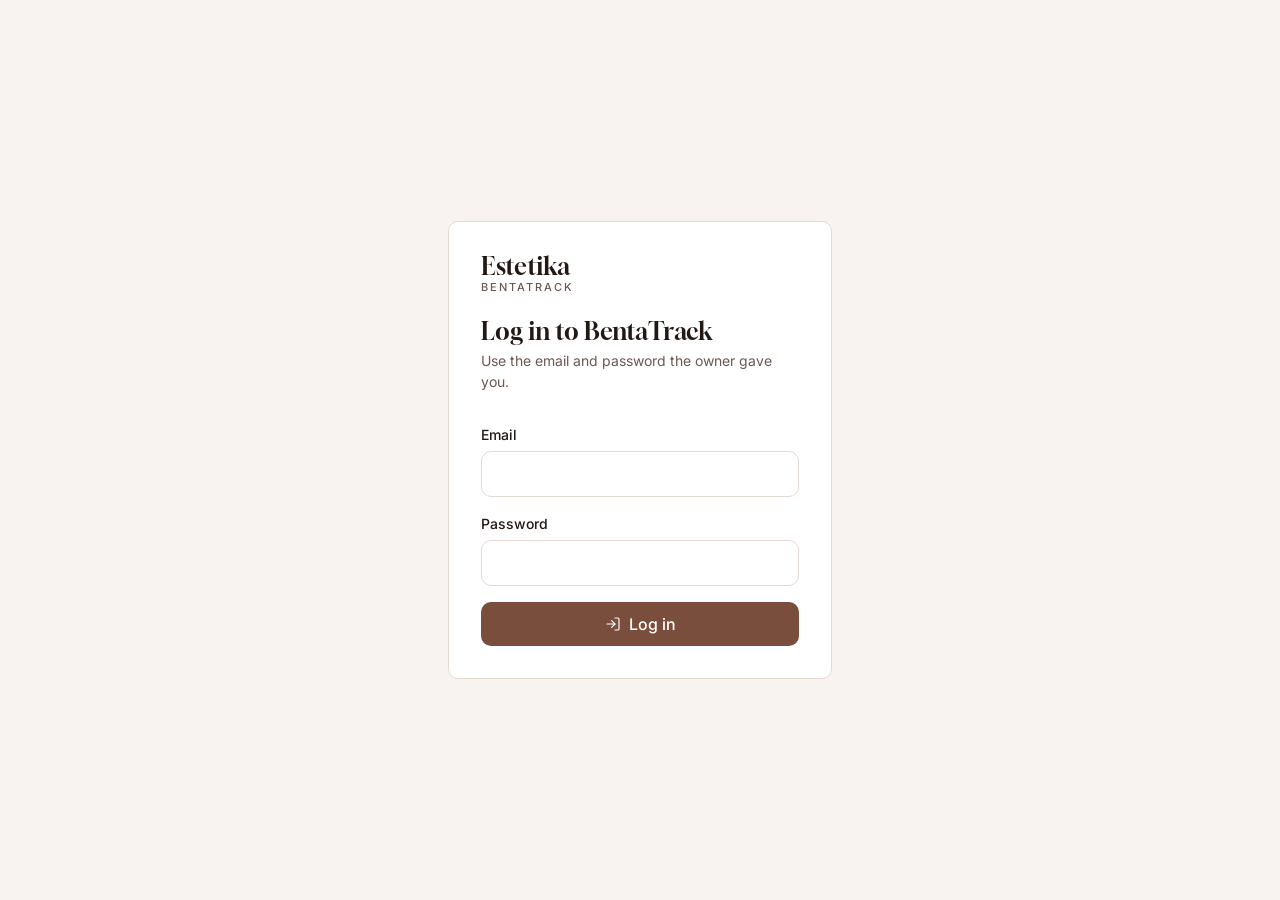
<file: index.html>
<!doctype html>
<html lang="en">
  <head>
    <meta charset="utf-8" />
    <meta name="viewport" content="width=device-width, initial-scale=1" />
    <title>Log in · BentaTrack prototype</title>
    <link rel="preconnect" href="https://fonts.googleapis.com" />
    <link rel="stylesheet" href="https://fonts.googleapis.com/css2?family=Gloock&family=Inter:wght@400;500;600&display=swap" />
    <link rel="stylesheet" href="assets/styles.css" />
    <script src="assets/data.js"></script>
    <script src="assets/app.js"></script>
  </head>
  <body>
    <main class="login-wrap">
      <div class="login-card">
        <span class="wordmark"><span class="name">Estetika</span><span class="sub">BentaTrack</span></span>
        <h1>Log in to BentaTrack</h1>
        <p class="muted small" style="margin-top: 4px">Use the email and password the owner gave you.</p>

        <form id="login" class="form-grid" style="margin-top: 32px" novalidate>
          <div class="field">
            <label class="label" for="email">Email</label>
            <input class="input" id="email" name="email" type="email" autocomplete="username" />
          </div>
          <div class="field">
            <label class="label" for="password">Password</label>
            <input class="input" id="password" name="password" type="password" autocomplete="current-password" />
          </div>
          <p id="login-error" class="error" role="alert" hidden></p>
          <button type="submit" class="btn btn-primary btn-block">
            <svg class="icon icon-sm" viewBox="0 0 24 24" fill="none" stroke="currentColor" stroke-width="1.75" stroke-linecap="round" stroke-linejoin="round" aria-hidden="true"><path d="m10 17 5-5-5-5" /><path d="M15 12H3" /><path d="M15 3h4a2 2 0 0 1 2 2v14a2 2 0 0 1-2 2h-4" /></svg>
            <span>Log in</span>
          </button>
        </form>
      </div>
    </main>

    <script>
      const form = document.getElementById("login");
      const email = document.getElementById("email");
      const password = document.getElementById("password");
      const error = document.getElementById("login-error");
      // Accounts come from the saved data, so staff the owner adds can log in too, and a changed
      // password takes effect. The role comes from the account.

      form.addEventListener("submit", (event) => {
        event.preventDefault();
        const user = USERS.find((u) => u.active && u.email === email.value.trim().toLowerCase());
        if (!user || password.value !== user.password) {
          error.textContent = "Wrong email or password, or this account is deactivated.";
          error.hidden = false;
          password.setAttribute("aria-invalid", "true");
          return;
        }
        App.logIn(user.id);
        window.location.href = "dashboard.html";
      });
    </script>
  </body>
</html>
</file>
<file: assets/styles.css>
/* BentaTrack prototype styles. Colors and type match the real app (src/app/globals.css). */

:root {
  --bg: #ffffff;
  --surface: #f8f3f0;
  --text: #221814;
  --muted: #6b5850;
  --primary: #7a4e3c;
  --on-primary: #ffffff;
  --secondary: #efe4de;
  --accent: #a86f4c;
  --border: #e5d9d3;
  --warn: #a3470a;
  --danger: #b42318;
  --ok: #18733c;
  --indicator: var(--primary);
  --link: var(--primary);
  --radius: 10px;
  --ease-out: cubic-bezier(0.23, 1, 0.32, 1);
  color-scheme: light;
}

[data-theme="dark"] {
  --bg: #140e0b;
  --surface: #201916;
  --text: #fdeee9;
  --muted: #bfaba2;
  --primary: #9b6a58;
  --on-primary: #ffffff;
  --secondary: #392a25;
  --accent: #d19a78;
  --border: #3a302c;
  --warn: #f5a524;
  --danger: #f47067;
  --ok: #5fce86;
  --indicator: var(--accent);
  --link: var(--accent);
  color-scheme: dark;
}

/* ---------- Base ---------- */

*,
*::before,
*::after {
  box-sizing: border-box;
}

html {
  -webkit-text-size-adjust: 100%;
}

body {
  margin: 0;
  background: var(--bg);
  color: var(--text);
  font-family: "Inter", system-ui, -apple-system, "Segoe UI", sans-serif;
  font-size: 16px;
  line-height: 1.5;
}

/* Hidden always wins, even over classes that set display (e.g. .btn). */
[hidden] {
  display: none !important;
}

h1,
h2,
h3,
p {
  margin: 0;
}

h1 {
  font-family: "Gloock", Georgia, serif;
  font-weight: 400;
  font-size: 1.5rem;
  line-height: 1.2;
}

h2 {
  font-size: 1rem;
  font-weight: 600;
}

a {
  color: inherit;
  text-decoration: none;
}

ul,
ol {
  list-style: none;
  margin: 0;
  padding: 0;
}

dl,
dd {
  margin: 0;
}

button,
input,
select,
textarea {
  font: inherit;
  color: inherit;
}

:focus-visible {
  outline: 2px solid var(--primary);
  outline-offset: 2px;
}

[data-theme="dark"] :focus-visible {
  outline-color: var(--accent);
}

svg.icon {
  width: 20px;
  height: 20px;
  flex-shrink: 0;
}

svg.icon-sm {
  width: 16px;
  height: 16px;
}

.muted {
  color: var(--muted);
}

.small {
  font-size: 0.875rem;
}

.num {
  font-variant-numeric: tabular-nums;
}

.right {
  text-align: right;
}

.text-ok {
  color: var(--ok);
}

.text-warn {
  color: var(--warn);
}

.text-danger {
  color: var(--danger);
}

.link {
  color: var(--link);
  text-decoration: underline;
  text-underline-offset: 3px;
}

.sr-only {
  position: absolute;
  width: 1px;
  height: 1px;
  overflow: hidden;
  clip: rect(0 0 0 0);
  white-space: nowrap;
}

/* ---------- Buttons ---------- */

.btn {
  display: inline-flex;
  align-items: center;
  justify-content: center;
  gap: 8px;
  min-height: 44px;
  padding: 0 16px;
  border: 0;
  border-radius: var(--radius);
  font-weight: 500;
  cursor: pointer;
  transition:
    filter 100ms var(--ease-out),
    background-color 100ms var(--ease-out);
  white-space: nowrap;
}

.btn:disabled {
  cursor: not-allowed;
  opacity: 0.6;
}

.btn-primary {
  background: var(--primary);
  color: var(--on-primary);
}

.btn-primary:hover:not(:disabled) {
  filter: brightness(1.1);
}

.btn-secondary {
  background: var(--secondary);
  color: var(--text);
}

.btn-secondary:hover:not(:disabled) {
  filter: brightness(0.95);
}

[data-theme="dark"] .btn-secondary:hover:not(:disabled) {
  filter: brightness(1.1);
}

.btn-ghost {
  background: transparent;
  color: var(--text);
}

.btn-ghost:hover:not(:disabled) {
  background: var(--secondary);
}

.btn-danger {
  background: transparent;
  color: var(--danger);
  border: 1px solid var(--danger);
}

.btn-danger:hover:not(:disabled) {
  background: var(--secondary);
}

.btn-sm {
  min-height: 40px;
  padding: 0 12px;
  font-size: 0.875rem;
}

.btn-block {
  width: 100%;
}

.btn-row {
  display: flex;
  flex-wrap: wrap;
  gap: 8px;
}

/* ---------- Forms ---------- */

.field {
  display: grid;
  gap: 6px;
}

.label {
  display: block;
  font-size: 0.875rem;
  font-weight: 500;
}

.label .optional {
  color: var(--muted);
  font-weight: 400;
}

.input {
  width: 100%;
  min-height: 44px;
  padding: 10px 12px;
  border: 1px solid var(--border);
  border-radius: var(--radius);
  background: var(--bg);
  color: var(--text);
  font-size: 1rem;
}

.input[aria-invalid="true"] {
  border-color: var(--danger);
}

.hint {
  color: var(--muted);
  font-size: 0.8125rem;
}

.error {
  color: var(--danger);
  font-size: 0.8125rem;
}

.form-grid {
  display: grid;
  gap: 16px;
}

@media (min-width: 640px) {
  .form-grid.cols-2 {
    grid-template-columns: 1fr 1fr;
  }
  .span-2 {
    grid-column: span 2;
  }
}

/* Segmented choice (discount type, payment method, period). */
.choice {
  border: 0;
  margin: 0;
  padding: 0;
  display: grid;
  gap: 6px;
}

.choice legend {
  padding: 0;
  margin-bottom: 6px;
}

.choice-options {
  display: flex;
  flex-wrap: wrap;
  gap: 6px;
}

.choice-options label {
  position: relative;
}

.choice-options input {
  position: absolute;
  opacity: 0;
  pointer-events: none;
}

.choice-options span {
  display: inline-flex;
  align-items: center;
  min-height: 40px;
  padding: 0 14px;
  border: 1px solid var(--border);
  border-radius: var(--radius);
  background: var(--bg);
  cursor: pointer;
  font-size: 0.9375rem;
}

.choice-options input:checked + span {
  background: var(--primary);
  border-color: var(--primary);
  color: var(--on-primary);
  font-weight: 500;
}

.choice-options input:focus-visible + span {
  outline: 2px solid var(--primary);
  outline-offset: 2px;
}

.check {
  display: flex;
  align-items: center;
  gap: 8px;
  min-height: 44px;
  font-size: 0.9375rem;
}

.check input {
  width: 16px;
  height: 16px;
  accent-color: var(--primary);
}

/* ---------- Badges ---------- */

.badge {
  display: inline-flex;
  align-items: center;
  padding: 2px 8px;
  border-radius: 6px;
  background: var(--secondary);
  color: var(--muted);
  font-size: 0.8125rem;
  font-weight: 500;
  white-space: nowrap;
}

.badge.ok {
  color: var(--ok);
}

.badge.warn {
  color: var(--warn);
}

.badge.danger {
  color: var(--danger);
}

.badges {
  display: flex;
  flex-wrap: wrap;
  gap: 6px;
}

/* ---------- Layout: shell ---------- */

.shell {
  min-height: 100dvh;
}

.sidebar {
  display: none;
}

.main-col {
  display: flex;
  flex-direction: column;
  min-width: 0;
  flex: 1;
}

.topbar {
  position: sticky;
  top: 0;
  z-index: 20;
  display: flex;
  align-items: center;
  gap: 12px;
  min-height: 56px;
  padding: 0 16px;
  border-bottom: 1px solid var(--border);
  background: color-mix(in srgb, var(--bg) 95%, transparent);
  backdrop-filter: blur(8px);
}

.topbar .page-label {
  color: var(--muted);
  font-size: 0.875rem;
}

.topbar .status {
  margin-left: auto;
  display: inline-flex;
  align-items: center;
  gap: 6px;
  color: var(--ok);
  font-size: 0.875rem;
}

.content {
  flex: 1;
  padding: 24px 16px 112px;
}

.wordmark {
  display: flex;
  flex-direction: column;
  line-height: 1;
}

.wordmark .name {
  font-family: "Gloock", Georgia, serif;
  font-size: 1.5rem;
}

.wordmark .sub {
  margin-top: 4px;
  color: var(--muted);
  font-size: 11px;
  font-weight: 500;
  letter-spacing: 0.18em;
  text-transform: uppercase;
}

.wordmark.compact .name {
  font-size: 1.25rem;
}

.wordmark.compact .sub {
  display: none;
}

.nav-group-label {
  padding: 16px 12px 4px;
  color: var(--muted);
  font-size: 0.75rem;
  font-weight: 600;
  letter-spacing: 0.06em;
  text-transform: uppercase;
}

.nav-link {
  position: relative;
  display: flex;
  align-items: center;
  gap: 12px;
  min-height: 44px;
  padding: 0 12px;
  border-radius: var(--radius);
  color: var(--muted);
  font-size: 15px;
  transition: background-color 150ms var(--ease-out);
}

.nav-link:hover {
  background: var(--bg);
  color: var(--text);
}

.nav-link[aria-current="page"] {
  background: var(--secondary);
  color: var(--text);
  font-weight: 500;
}

.nav-link[aria-current="page"]::before {
  content: "";
  position: absolute;
  top: 8px;
  bottom: 8px;
  left: 0;
  width: 3px;
  border-radius: 99px;
  background: var(--indicator);
}

.count-badge {
  margin-left: auto;
  min-width: 24px;
  padding: 1px 8px;
  border-radius: 99px;
  background: var(--secondary);
  color: var(--warn);
  font-size: 0.75rem;
  font-weight: 600;
  text-align: center;
}

.nav-link[aria-current="page"] .count-badge {
  background: var(--bg);
}

.account-block {
  display: grid;
  gap: 4px;
  padding-top: 12px;
  border-top: 1px solid var(--border);
}

.account-block .who {
  padding: 0 12px 4px;
  font-size: 0.875rem;
}

.account-block .btn {
  justify-content: flex-start;
  padding: 0 12px;
  font-weight: 400;
}

/* Phone/tablet bottom tabs */
.tabs {
  position: fixed;
  inset: auto 0 0 0;
  z-index: 30;
  display: grid;
  grid-template-columns: repeat(4, 1fr);
  border-top: 1px solid var(--border);
  background: var(--surface);
  padding-bottom: env(safe-area-inset-bottom);
}

.tab {
  position: relative;
  display: flex;
  flex-direction: column;
  align-items: center;
  justify-content: center;
  gap: 4px;
  min-height: 64px;
  border: 0;
  background: transparent;
  color: var(--muted);
  font-size: 0.75rem;
  cursor: pointer;
}

.tab svg.icon {
  width: 24px;
  height: 24px;
}

.tab[aria-current="page"] {
  color: var(--text);
  font-weight: 600;
}

.tab[aria-current="page"]::before {
  content: "";
  position: absolute;
  top: 0;
  left: 24px;
  right: 24px;
  height: 3px;
  border-radius: 0 0 99px 99px;
  background: var(--indicator);
}

.tab .tab-icon {
  position: relative;
}

.tab .tab-count {
  position: absolute;
  top: -6px;
  right: -12px;
  min-width: 20px;
  padding: 0 4px;
  border-radius: 99px;
  background: var(--secondary);
  color: var(--warn);
  font-size: 11px;
  font-weight: 600;
  text-align: center;
}

/* "More" sheet */
.sheet {
  width: 100%;
  max-width: none;
  max-height: 85dvh;
  margin: auto 0 0;
  padding: 0;
  border: 0;
  border-radius: 16px 16px 0 0;
  background: var(--surface);
  color: var(--text);
  box-shadow: 0 -10px 40px rgba(0, 0, 0, 0.25);
}

.sheet[open] {
  animation: sheet-in 220ms var(--ease-out);
}

.sheet::backdrop {
  background: rgba(0, 0, 0, 0.4);
}

.sheet-head {
  display: flex;
  align-items: center;
  justify-content: space-between;
  padding: 12px 16px;
  border-bottom: 1px solid var(--border);
}

.sheet-body {
  padding: 0 8px max(env(safe-area-inset-bottom), 16px);
}

.sheet-body .account-block {
  margin-top: 12px;
}

@keyframes sheet-in {
  from {
    transform: translateY(24px);
    opacity: 0;
  }
  to {
    transform: translateY(0);
    opacity: 1;
  }
}

@media (min-width: 1024px) {
  .shell {
    display: flex;
  }
  .sidebar {
    position: sticky;
    top: 0;
    display: flex;
    flex-direction: column;
    flex-shrink: 0;
    width: 248px;
    height: 100dvh;
    padding: 20px 12px;
    border-right: 1px solid var(--border);
    background: var(--surface);
  }
  .sidebar .wordmark {
    padding: 0 12px 8px;
  }
  .sidebar nav {
    flex: 1;
    overflow-y: auto;
  }
  .sidebar .nav-link,
  .sidebar .account-block .btn {
    min-height: 40px;
  }
  .topbar {
    padding: 0 32px;
  }
  .topbar .wordmark-link {
    display: none;
  }
  .content {
    padding: 24px 32px 40px;
  }
  .tabs {
    display: none;
  }
  h1 {
    font-size: 1.75rem;
  }
}

/* ---------- Page building blocks ---------- */

.page {
  max-width: 64rem;
  margin: 0 auto;
  display: grid;
  gap: 24px;
}

.page.narrow {
  max-width: 42rem;
}

.page-head {
  display: flex;
  flex-wrap: wrap;
  align-items: flex-end;
  justify-content: space-between;
  gap: 12px;
}

.page-head .sub {
  margin-top: 4px;
  color: var(--muted);
}

.back-link {
  display: inline-flex;
  align-items: center;
  gap: 6px;
  margin-bottom: 8px;
  color: var(--link);
  font-size: 0.875rem;
}

.card {
  background: var(--surface);
  border-radius: var(--radius);
  padding: 16px;
}

.card-head {
  display: flex;
  flex-wrap: wrap;
  align-items: center;
  justify-content: space-between;
  gap: 8px;
  margin-bottom: 8px;
}

.stack {
  display: grid;
  gap: 16px;
  align-content: start;
}

.grid-2 {
  display: grid;
  gap: 16px;
}

@media (min-width: 1024px) {
  .grid-2 {
    grid-template-columns: 1fr 1fr;
  }
}

.stats {
  display: grid;
  grid-template-columns: repeat(2, minmax(0, 1fr));
  gap: 12px;
}

@media (min-width: 1024px) {
  .stats {
    grid-template-columns: repeat(4, minmax(0, 1fr));
  }
  .stats.five {
    grid-template-columns: repeat(5, minmax(0, 1fr));
  }
}

.stat {
  background: var(--surface);
  border-radius: var(--radius);
  padding: 16px;
}

.stat dt {
  color: var(--muted);
  font-size: 0.875rem;
}

.stat .value {
  margin-top: 4px;
  font-size: clamp(1.125rem, 4.5vw, 1.5rem);
  overflow-wrap: anywhere;
  font-weight: 600;
  font-variant-numeric: tabular-nums;
}

.stat .note {
  margin-top: 4px;
  color: var(--muted);
  font-size: 0.875rem;
}

/* Lists of rows (sales, products, low stock) */
.rows > li + li {
  border-top: 1px solid var(--border);
}

.row-link {
  display: flex;
  align-items: center;
  justify-content: space-between;
  gap: 12px;
  margin: 0 -8px;
  padding: 10px 8px;
  border-radius: 8px;
  transition: background-color 150ms var(--ease-out);
}

a.row-link:hover {
  background: var(--secondary);
}

.row-link .main {
  min-width: 0;
}

.row-link .title {
  display: block;
  font-weight: 500;
  overflow-wrap: anywhere;
}

.row-link .meta {
  display: block;
  color: var(--muted);
  font-size: 0.875rem;
}

.row-link .end {
  flex-shrink: 0;
  text-align: right;
}

/* Key/value rows on detail pages */
.details > div {
  display: flex;
  justify-content: space-between;
  gap: 16px;
  padding: 10px 0;
}

.details > div + div {
  border-top: 1px solid var(--border);
}

.details dt {
  color: var(--muted);
}

.details dd {
  text-align: right;
  font-weight: 500;
}

/* Tables */
.table-wrap {
  overflow-x: auto;
}

table.table {
  width: 100%;
  border-collapse: collapse;
  font-size: 0.9375rem;
}

.table th {
  padding: 8px;
  border-bottom: 1px solid var(--border);
  color: var(--muted);
  font-size: 0.8125rem;
  font-weight: 500;
  text-align: left;
}

.table td {
  padding: 10px 8px;
  border-bottom: 1px solid var(--border);
  vertical-align: top;
}

.table tr:last-child td {
  border-bottom: 0;
}

.table .num {
  text-align: right;
  white-space: nowrap;
}

/* Product list rows */
.product-row {
  display: grid;
  grid-template-columns: 1fr auto;
  gap: 4px 16px;
  align-items: center;
  padding: 12px;
  border-radius: var(--radius);
  transition: background-color 150ms var(--ease-out);
}

.product-row:hover {
  background: var(--secondary);
}

.product-row .name {
  font-weight: 500;
}

.product-row .sub {
  color: var(--muted);
  font-size: 0.875rem;
}

.product-row .price {
  text-align: right;
  font-variant-numeric: tabular-nums;
}

.product-row .badges {
  grid-column: span 2;
}

@media (min-width: 768px) {
  .product-row {
    grid-template-columns: 2fr 1fr 1fr 1fr;
  }
  .product-row .badges {
    grid-column: auto;
    justify-content: flex-end;
  }
  .product-row .stock {
    text-align: right;
  }
}

.filters {
  display: grid;
  gap: 12px;
}

@media (min-width: 768px) {
  .filters {
    grid-template-columns: 2fr 1fr 1fr auto;
    align-items: end;
  }
}

/* Checkout */
.checkout {
  display: grid;
  gap: 24px;
  align-items: start;
}

@media (min-width: 1024px) {
  .checkout {
    grid-template-columns: 1fr 22rem;
  }
  .checkout .payment {
    position: sticky;
    top: 72px;
  }
}

.search-box {
  position: relative;
}

.search-results {
  position: absolute;
  top: calc(100% + 4px);
  left: 0;
  right: 0;
  z-index: 10;
  max-height: 320px;
  overflow-y: auto;
  border: 1px solid var(--border);
  border-radius: var(--radius);
  background: var(--bg);
  box-shadow: 0 10px 30px rgba(0, 0, 0, 0.12);
}

.search-results button {
  display: flex;
  width: 100%;
  justify-content: space-between;
  gap: 12px;
  padding: 10px 12px;
  border: 0;
  background: transparent;
  text-align: left;
  cursor: pointer;
}

.search-results button:hover,
.search-results button:focus-visible {
  background: var(--secondary);
}

.search-results button:disabled {
  cursor: not-allowed;
  opacity: 0.55;
}

.cart-line {
  display: grid;
  grid-template-columns: 1fr auto;
  gap: 8px 16px;
  align-items: center;
  padding: 12px 0;
}

.cart-line + .cart-line {
  border-top: 1px solid var(--border);
}

.cart-line .info {
  grid-column: span 2;
  min-width: 0;
}

.cart-line .qty {
  width: 96px;
}

@media (min-width: 640px) {
  .cart-line {
    grid-template-columns: 1fr 6rem 7rem auto;
  }
  .cart-line .info {
    grid-column: auto;
  }
}

.summary {
  display: grid;
  gap: 6px;
  padding-top: 16px;
  border-top: 1px solid var(--border);
}

.summary > div {
  display: flex;
  justify-content: space-between;
  gap: 16px;
}

.summary dt {
  color: var(--muted);
}

.summary .total {
  padding-top: 4px;
  font-size: 1.125rem;
  font-weight: 600;
}

.summary .total dt {
  color: var(--text);
}

/* Bar chart (reports) */
.bars {
  display: flex;
  align-items: flex-end;
  gap: 4px;
  height: 220px;
  padding-top: 8px;
}

.bar {
  flex: 1;
  min-width: 0;
  display: flex;
  flex-direction: column;
  align-items: center;
  justify-content: flex-end;
  height: 100%;
  gap: 6px;
}

.bar .fill {
  width: 100%;
  max-width: 40px;
  border-radius: 4px 4px 0 0;
  background: var(--accent);
  min-height: 2px;
  transition: height 300ms var(--ease-out);
}

.bar:hover .fill {
  background: var(--primary);
}

.bar .tick {
  color: var(--muted);
  font-size: 11px;
  white-space: nowrap;
}

.tabs-inline {
  display: flex;
  flex-wrap: wrap;
  gap: 6px;
}

.tabs-inline a {
  display: inline-flex;
  align-items: center;
  min-height: 40px;
  padding: 0 14px;
  border-radius: var(--radius);
  background: var(--secondary);
  font-size: 0.9375rem;
}

.tabs-inline a[aria-current="page"] {
  background: var(--primary);
  color: var(--on-primary);
  font-weight: 500;
}

.meter {
  height: 10px;
  border-radius: 99px;
  background: var(--secondary);
  overflow: hidden;
}

.meter span {
  display: block;
  height: 100%;
  background: var(--accent);
}

/* ---------- Dialog (receipt, confirm) ---------- */

.dialog {
  width: min(92vw, 28rem);
  padding: 0;
  border: 0;
  border-radius: 14px;
  background: var(--bg);
  color: var(--text);
  box-shadow: 0 20px 60px rgba(0, 0, 0, 0.3);
}

.dialog::backdrop {
  background: rgba(0, 0, 0, 0.4);
}

.dialog .dialog-body {
  padding: 20px;
  display: grid;
  gap: 16px;
}

/* ---------- Toasts ---------- */

.toasts {
  position: fixed;
  z-index: 50;
  left: 16px;
  right: 16px;
  bottom: 84px;
  display: grid;
  gap: 8px;
  pointer-events: none;
}

@media (min-width: 640px) {
  .toasts {
    left: auto;
    width: 24rem;
  }
}

@media (min-width: 1024px) {
  .toasts {
    bottom: 24px;
    right: 24px;
  }
}

.toast {
  display: flex;
  align-items: flex-start;
  gap: 10px;
  padding: 12px 14px;
  border: 1px solid var(--border);
  border-radius: var(--radius);
  background: var(--bg);
  box-shadow: 0 10px 30px rgba(0, 0, 0, 0.15);
  font-size: 0.9375rem;
  pointer-events: auto;
  animation: sheet-in 200ms var(--ease-out);
}

.toast.ok svg {
  color: var(--ok);
}

.toast.warn svg {
  color: var(--warn);
}

.toast.error svg {
  color: var(--danger);
}

/* ---------- Login ---------- */

.login-wrap {
  display: flex;
  align-items: center;
  justify-content: center;
  min-height: 100dvh;
  padding: 48px 16px;
  background: var(--surface);
}

.login-card {
  width: 100%;
  max-width: 24rem;
  padding: 24px;
  border: 1px solid var(--border);
  border-radius: var(--radius);
  background: var(--bg);
}

@media (min-width: 640px) {
  .login-card {
    padding: 32px;
  }
}

.login-card h1 {
  margin-top: 24px;
  font-size: 1.5rem;
}

.empty {
  color: var(--muted);
  padding: 16px 0;
}

@media (prefers-reduced-motion: reduce) {
  *,
  *::before,
  *::after {
    transition-duration: 0.01ms !important;
    animation-duration: 0.01ms !important;
  }
}
</file>
